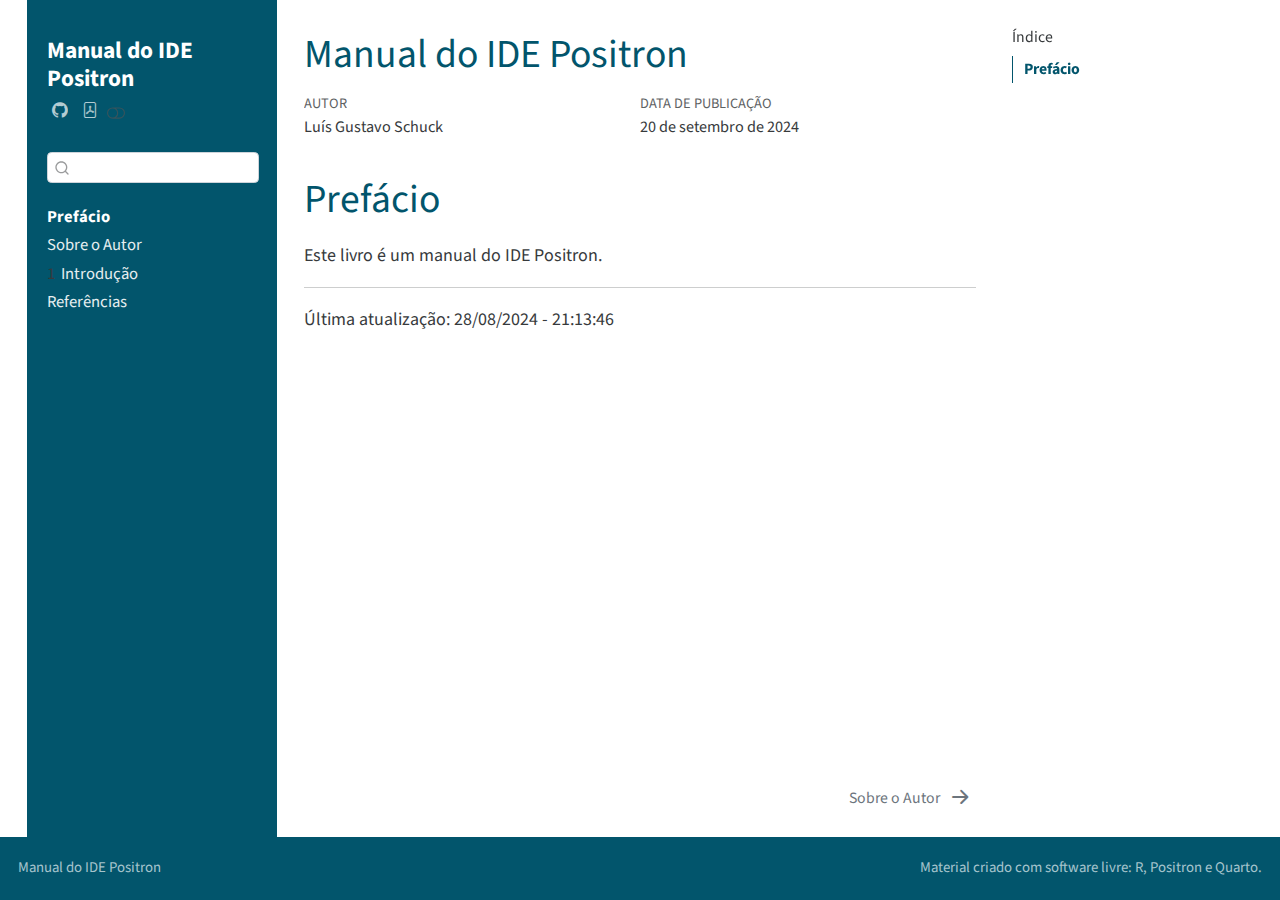
<file: docs/index.html>
<!DOCTYPE html>
<html xmlns="http://www.w3.org/1999/xhtml" lang="pt-br" xml:lang="pt-br"><head>

<meta charset="utf-8">
<meta name="generator" content="quarto-1.2.475">

<meta name="viewport" content="width=device-width, initial-scale=1.0, user-scalable=yes">

<meta name="author" content="Luís Gustavo Schuck">

<title>Manual do IDE Positron</title>
<style>
code{white-space: pre-wrap;}
span.smallcaps{font-variant: small-caps;}
div.columns{display: flex; gap: min(4vw, 1.5em);}
div.column{flex: auto; overflow-x: auto;}
div.hanging-indent{margin-left: 1.5em; text-indent: -1.5em;}
ul.task-list{list-style: none;}
ul.task-list li input[type="checkbox"] {
  width: 0.8em;
  margin: 0 0.8em 0.2em -1.6em;
  vertical-align: middle;
}
</style>


<script src="site_libs/quarto-nav/quarto-nav.js"></script>
<script src="site_libs/quarto-nav/headroom.min.js"></script>
<script src="site_libs/clipboard/clipboard.min.js"></script>
<script src="site_libs/quarto-search/autocomplete.umd.js"></script>
<script src="site_libs/quarto-search/fuse.min.js"></script>
<script src="site_libs/quarto-search/quarto-search.js"></script>
<meta name="quarto:offset" content="./">
<link href="./autor.html" rel="next">
<script src="site_libs/quarto-html/quarto.js"></script>
<script src="site_libs/quarto-html/popper.min.js"></script>
<script src="site_libs/quarto-html/tippy.umd.min.js"></script>
<script src="site_libs/quarto-html/anchor.min.js"></script>
<link href="site_libs/quarto-html/tippy.css" rel="stylesheet">
<link href="site_libs/quarto-html/quarto-syntax-highlighting.css" rel="stylesheet" class="quarto-color-scheme" id="quarto-text-highlighting-styles">
<link href="site_libs/quarto-html/quarto-syntax-highlighting-dark.css" rel="prefetch" class="quarto-color-scheme quarto-color-alternate" id="quarto-text-highlighting-styles">
<script src="site_libs/bootstrap/bootstrap.min.js"></script>
<link href="site_libs/bootstrap/bootstrap-icons.css" rel="stylesheet">
<link href="site_libs/bootstrap/bootstrap.min.css" rel="stylesheet" class="quarto-color-scheme" id="quarto-bootstrap" data-mode="light">
<link href="site_libs/bootstrap/bootstrap-dark.min.css" rel="prefetch" class="quarto-color-scheme quarto-color-alternate" id="quarto-bootstrap" data-mode="dark">
<script id="quarto-search-options" type="application/json">{
  "location": "sidebar",
  "copy-button": false,
  "collapse-after": 3,
  "panel-placement": "start",
  "type": "textbox",
  "limit": 20,
  "language": {
    "search-no-results-text": "Nenhum resultado",
    "search-matching-documents-text": "documentos correspondentes",
    "search-copy-link-title": "Copiar link para a busca",
    "search-hide-matches-text": "Esconder correspondências adicionais",
    "search-more-match-text": "mais correspondência neste documento",
    "search-more-matches-text": "mais correspondências neste documento",
    "search-clear-button-title": "Limpar",
    "search-detached-cancel-button-title": "Cancelar",
    "search-submit-button-title": "Enviar"
  }
}</script>


</head>

<body class="nav-sidebar floating">

<div id="quarto-search-results"></div>
  <header id="quarto-header" class="headroom fixed-top">
  <nav class="quarto-secondary-nav" data-bs-toggle="collapse" data-bs-target="#quarto-sidebar" aria-controls="quarto-sidebar" aria-expanded="false" aria-label="Toggle sidebar navigation" onclick="if (window.quartoToggleHeadroom) { window.quartoToggleHeadroom(); }">
    <div class="container-fluid d-flex justify-content-between">
      <h1 class="quarto-secondary-nav-title">Manual do IDE Positron</h1>
      <button type="button" class="quarto-btn-toggle btn" aria-label="Show secondary navigation">
        <i class="bi bi-chevron-right"></i>
      </button>
    </div>
  </nav>
</header>
<!-- content -->
<div id="quarto-content" class="quarto-container page-columns page-rows-contents page-layout-article">
<!-- sidebar -->
  <nav id="quarto-sidebar" class="sidebar collapse sidebar-navigation floating overflow-auto">
    <div class="pt-lg-2 mt-2 text-left sidebar-header">
    <div class="sidebar-title mb-0 py-0">
      <a href="./">Manual do IDE Positron</a> 
        <div class="sidebar-tools-main tools-wide">
    <a href="https://github.com/lgschuck/positron_manual" title="Source Code" class="sidebar-tool px-1"><i class="bi bi-github"></i></a>
    <a href="./Manual-do-IDE-Positron.pdf" title="Download PDF" class="sidebar-tool px-1"><i class="bi bi-file-pdf"></i></a>
  <a href="" class="quarto-color-scheme-toggle sidebar-tool" onclick="window.quartoToggleColorScheme(); return false;" title="Toggle dark mode"><i class="bi"></i></a>
</div>
    </div>
      </div>
      <div class="mt-2 flex-shrink-0 align-items-center">
        <div class="sidebar-search">
        <div id="quarto-search" class="" title="Search"></div>
        </div>
      </div>
    <div class="sidebar-menu-container"> 
    <ul class="list-unstyled mt-1">
        <li class="sidebar-item">
  <div class="sidebar-item-container"> 
  <a href="./index.html" class="sidebar-item-text sidebar-link active">Prefácio</a>
  </div>
</li>
        <li class="sidebar-item">
  <div class="sidebar-item-container"> 
  <a href="./autor.html" class="sidebar-item-text sidebar-link">Sobre o Autor</a>
  </div>
</li>
        <li class="sidebar-item">
  <div class="sidebar-item-container"> 
  <a href="./intro.html" class="sidebar-item-text sidebar-link"><span class="chapter-number">1</span>&nbsp; <span class="chapter-title">Introdução</span></a>
  </div>
</li>
        <li class="sidebar-item">
  <div class="sidebar-item-container"> 
  <a href="./references.html" class="sidebar-item-text sidebar-link">Referências</a>
  </div>
</li>
    </ul>
    </div>
</nav>
<!-- margin-sidebar -->
    <div id="quarto-margin-sidebar" class="sidebar margin-sidebar">
        <nav id="TOC" role="doc-toc" class="toc-active">
    <h2 id="toc-title">Índice</h2>
   
  <ul>
  <li><a href="#prefácio" id="toc-prefácio" class="nav-link active" data-scroll-target="#prefácio">Prefácio</a></li>
  </ul>
</nav>
    </div>
<!-- main -->
<main class="content" id="quarto-document-content">

<header id="title-block-header" class="quarto-title-block default">
<div class="quarto-title">
<h1 class="title d-none d-lg-block">Manual do IDE Positron</h1>
</div>



<div class="quarto-title-meta">

    <div>
    <div class="quarto-title-meta-heading">Autor</div>
    <div class="quarto-title-meta-contents">
             <p>Luís Gustavo Schuck </p>
          </div>
  </div>
    
    <div>
    <div class="quarto-title-meta-heading">Data de Publicação</div>
    <div class="quarto-title-meta-contents">
      <p class="date">20 de setembro de 2024</p>
    </div>
  </div>
  
    
  </div>
  

</header>

<section id="prefácio" class="level1 unnumbered">
<h1 class="unnumbered">Prefácio</h1>
<p>Este livro é um manual do IDE Positron.</p>
<hr>
<p>Última atualização: 28/08/2024 - 21:13:46</p>


</section>

</main> <!-- /main -->
<script id="quarto-html-after-body" type="application/javascript">
window.document.addEventListener("DOMContentLoaded", function (event) {
  const toggleBodyColorMode = (bsSheetEl) => {
    const mode = bsSheetEl.getAttribute("data-mode");
    const bodyEl = window.document.querySelector("body");
    if (mode === "dark") {
      bodyEl.classList.add("quarto-dark");
      bodyEl.classList.remove("quarto-light");
    } else {
      bodyEl.classList.add("quarto-light");
      bodyEl.classList.remove("quarto-dark");
    }
  }
  const toggleBodyColorPrimary = () => {
    const bsSheetEl = window.document.querySelector("link#quarto-bootstrap");
    if (bsSheetEl) {
      toggleBodyColorMode(bsSheetEl);
    }
  }
  toggleBodyColorPrimary();  
  const disableStylesheet = (stylesheets) => {
    for (let i=0; i < stylesheets.length; i++) {
      const stylesheet = stylesheets[i];
      stylesheet.rel = 'prefetch';
    }
  }
  const enableStylesheet = (stylesheets) => {
    for (let i=0; i < stylesheets.length; i++) {
      const stylesheet = stylesheets[i];
      stylesheet.rel = 'stylesheet';
    }
  }
  const manageTransitions = (selector, allowTransitions) => {
    const els = window.document.querySelectorAll(selector);
    for (let i=0; i < els.length; i++) {
      const el = els[i];
      if (allowTransitions) {
        el.classList.remove('notransition');
      } else {
        el.classList.add('notransition');
      }
    }
  }
  const toggleColorMode = (alternate) => {
    // Switch the stylesheets
    const alternateStylesheets = window.document.querySelectorAll('link.quarto-color-scheme.quarto-color-alternate');
    manageTransitions('#quarto-margin-sidebar .nav-link', false);
    if (alternate) {
      enableStylesheet(alternateStylesheets);
      for (const sheetNode of alternateStylesheets) {
        if (sheetNode.id === "quarto-bootstrap") {
          toggleBodyColorMode(sheetNode);
        }
      }
    } else {
      disableStylesheet(alternateStylesheets);
      toggleBodyColorPrimary();
    }
    manageTransitions('#quarto-margin-sidebar .nav-link', true);
    // Switch the toggles
    const toggles = window.document.querySelectorAll('.quarto-color-scheme-toggle');
    for (let i=0; i < toggles.length; i++) {
      const toggle = toggles[i];
      if (toggle) {
        if (alternate) {
          toggle.classList.add("alternate");     
        } else {
          toggle.classList.remove("alternate");
        }
      }
    }
    // Hack to workaround the fact that safari doesn't
    // properly recolor the scrollbar when toggling (#1455)
    if (navigator.userAgent.indexOf('Safari') > 0 && navigator.userAgent.indexOf('Chrome') == -1) {
      manageTransitions("body", false);
      window.scrollTo(0, 1);
      setTimeout(() => {
        window.scrollTo(0, 0);
        manageTransitions("body", true);
      }, 40);  
    }
  }
  const isFileUrl = () => { 
    return window.location.protocol === 'file:';
  }
  const hasAlternateSentinel = () => {  
    let styleSentinel = getColorSchemeSentinel();
    if (styleSentinel !== null) {
      return styleSentinel === "alternate";
    } else {
      return false;
    }
  }
  const setStyleSentinel = (alternate) => {
    const value = alternate ? "alternate" : "default";
    if (!isFileUrl()) {
      window.localStorage.setItem("quarto-color-scheme", value);
    } else {
      localAlternateSentinel = value;
    }
  }
  const getColorSchemeSentinel = () => {
    if (!isFileUrl()) {
      const storageValue = window.localStorage.getItem("quarto-color-scheme");
      return storageValue != null ? storageValue : localAlternateSentinel;
    } else {
      return localAlternateSentinel;
    }
  }
  let localAlternateSentinel = 'default';
  // Dark / light mode switch
  window.quartoToggleColorScheme = () => {
    // Read the current dark / light value 
    let toAlternate = !hasAlternateSentinel();
    toggleColorMode(toAlternate);
    setStyleSentinel(toAlternate);
  };
  // Ensure there is a toggle, if there isn't float one in the top right
  if (window.document.querySelector('.quarto-color-scheme-toggle') === null) {
    const a = window.document.createElement('a');
    a.classList.add('top-right');
    a.classList.add('quarto-color-scheme-toggle');
    a.href = "";
    a.onclick = function() { try { window.quartoToggleColorScheme(); } catch {} return false; };
    const i = window.document.createElement("i");
    i.classList.add('bi');
    a.appendChild(i);
    window.document.body.appendChild(a);
  }
  // Switch to dark mode if need be
  if (hasAlternateSentinel()) {
    toggleColorMode(true);
  } else {
    toggleColorMode(false);
  }
  const icon = "";
  const anchorJS = new window.AnchorJS();
  anchorJS.options = {
    placement: 'right',
    icon: icon
  };
  anchorJS.add('.anchored');
  const clipboard = new window.ClipboardJS('.code-copy-button', {
    target: function(trigger) {
      return trigger.previousElementSibling;
    }
  });
  clipboard.on('success', function(e) {
    // button target
    const button = e.trigger;
    // don't keep focus
    button.blur();
    // flash "checked"
    button.classList.add('code-copy-button-checked');
    var currentTitle = button.getAttribute("title");
    button.setAttribute("title", "Copiada");
    let tooltip;
    if (window.bootstrap) {
      button.setAttribute("data-bs-toggle", "tooltip");
      button.setAttribute("data-bs-placement", "left");
      button.setAttribute("data-bs-title", "Copiada");
      tooltip = new bootstrap.Tooltip(button, 
        { trigger: "manual", 
          customClass: "code-copy-button-tooltip",
          offset: [0, -8]});
      tooltip.show();    
    }
    setTimeout(function() {
      if (tooltip) {
        tooltip.hide();
        button.removeAttribute("data-bs-title");
        button.removeAttribute("data-bs-toggle");
        button.removeAttribute("data-bs-placement");
      }
      button.setAttribute("title", currentTitle);
      button.classList.remove('code-copy-button-checked');
    }, 1000);
    // clear code selection
    e.clearSelection();
  });
  function tippyHover(el, contentFn) {
    const config = {
      allowHTML: true,
      content: contentFn,
      maxWidth: 500,
      delay: 100,
      arrow: false,
      appendTo: function(el) {
          return el.parentElement;
      },
      interactive: true,
      interactiveBorder: 10,
      theme: 'quarto',
      placement: 'bottom-start'
    };
    window.tippy(el, config); 
  }
  const noterefs = window.document.querySelectorAll('a[role="doc-noteref"]');
  for (var i=0; i<noterefs.length; i++) {
    const ref = noterefs[i];
    tippyHover(ref, function() {
      // use id or data attribute instead here
      let href = ref.getAttribute('data-footnote-href') || ref.getAttribute('href');
      try { href = new URL(href).hash; } catch {}
      const id = href.replace(/^#\/?/, "");
      const note = window.document.getElementById(id);
      return note.innerHTML;
    });
  }
  const findCites = (el) => {
    const parentEl = el.parentElement;
    if (parentEl) {
      const cites = parentEl.dataset.cites;
      if (cites) {
        return {
          el,
          cites: cites.split(' ')
        };
      } else {
        return findCites(el.parentElement)
      }
    } else {
      return undefined;
    }
  };
  var bibliorefs = window.document.querySelectorAll('a[role="doc-biblioref"]');
  for (var i=0; i<bibliorefs.length; i++) {
    const ref = bibliorefs[i];
    const citeInfo = findCites(ref);
    if (citeInfo) {
      tippyHover(citeInfo.el, function() {
        var popup = window.document.createElement('div');
        citeInfo.cites.forEach(function(cite) {
          var citeDiv = window.document.createElement('div');
          citeDiv.classList.add('hanging-indent');
          citeDiv.classList.add('csl-entry');
          var biblioDiv = window.document.getElementById('ref-' + cite);
          if (biblioDiv) {
            citeDiv.innerHTML = biblioDiv.innerHTML;
          }
          popup.appendChild(citeDiv);
        });
        return popup.innerHTML;
      });
    }
  }
});
</script>
<nav class="page-navigation">
  <div class="nav-page nav-page-previous">
  </div>
  <div class="nav-page nav-page-next">
      <a href="./autor.html" class="pagination-link">
        <span class="nav-page-text">Sobre o Autor</span> <i class="bi bi-arrow-right-short"></i>
      </a>
  </div>
</nav>
</div> <!-- /content -->
<footer class="footer">
  <div class="nav-footer">
    <div class="nav-footer-left">Manual do IDE Positron</div>   
    <div class="nav-footer-right">Material criado com software livre: R, Positron e Quarto.</div>
  </div>
</footer>



</body></html>
</file>
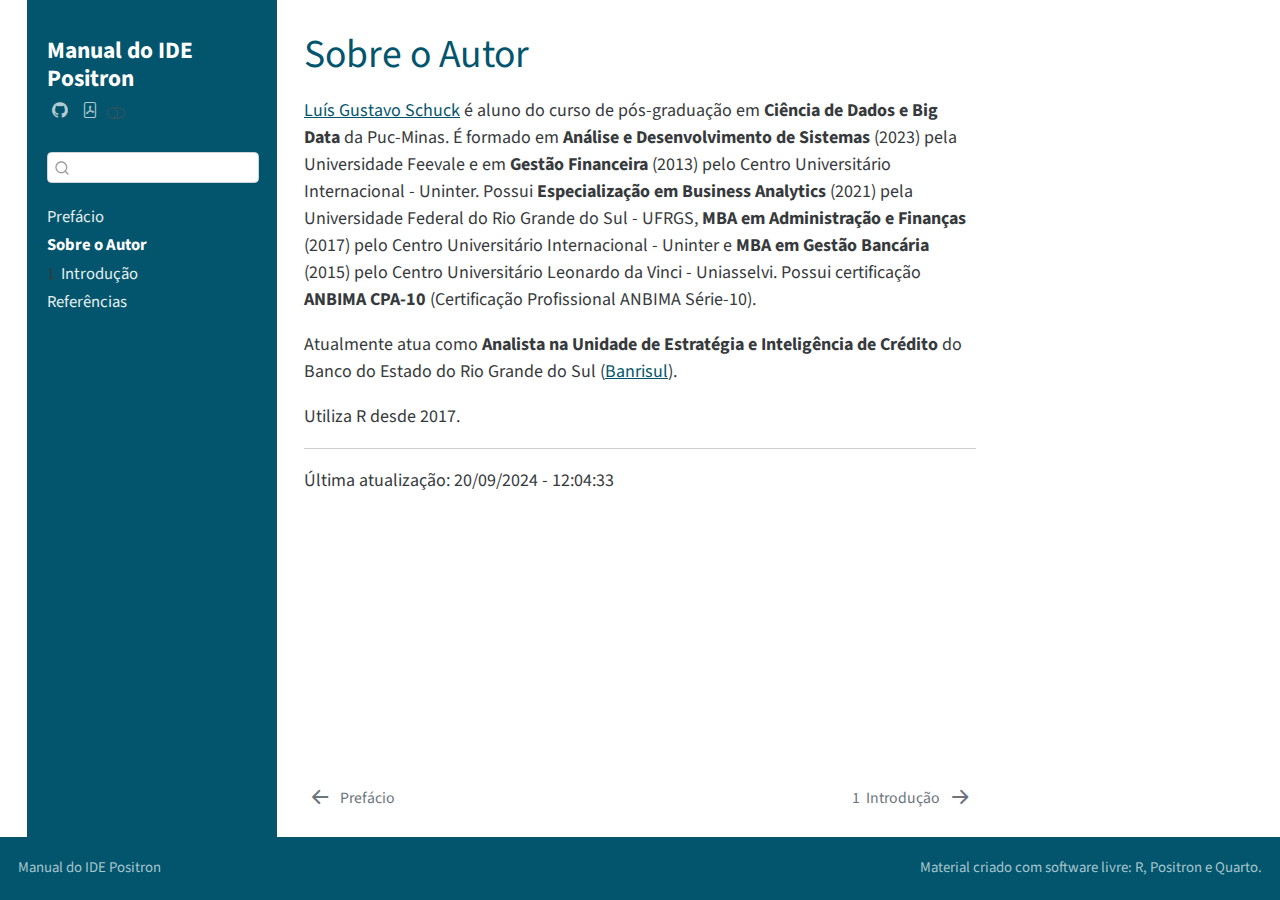
<file: docs/autor.html>
<!DOCTYPE html>
<html xmlns="http://www.w3.org/1999/xhtml" lang="pt-br" xml:lang="pt-br"><head>

<meta charset="utf-8">
<meta name="generator" content="quarto-1.2.475">

<meta name="viewport" content="width=device-width, initial-scale=1.0, user-scalable=yes">


<title>Manual do IDE Positron - Sobre o Autor</title>
<style>
code{white-space: pre-wrap;}
span.smallcaps{font-variant: small-caps;}
div.columns{display: flex; gap: min(4vw, 1.5em);}
div.column{flex: auto; overflow-x: auto;}
div.hanging-indent{margin-left: 1.5em; text-indent: -1.5em;}
ul.task-list{list-style: none;}
ul.task-list li input[type="checkbox"] {
  width: 0.8em;
  margin: 0 0.8em 0.2em -1.6em;
  vertical-align: middle;
}
</style>


<script src="site_libs/quarto-nav/quarto-nav.js"></script>
<script src="site_libs/quarto-nav/headroom.min.js"></script>
<script src="site_libs/clipboard/clipboard.min.js"></script>
<script src="site_libs/quarto-search/autocomplete.umd.js"></script>
<script src="site_libs/quarto-search/fuse.min.js"></script>
<script src="site_libs/quarto-search/quarto-search.js"></script>
<meta name="quarto:offset" content="./">
<link href="./intro.html" rel="next">
<link href="./index.html" rel="prev">
<script src="site_libs/quarto-html/quarto.js"></script>
<script src="site_libs/quarto-html/popper.min.js"></script>
<script src="site_libs/quarto-html/tippy.umd.min.js"></script>
<script src="site_libs/quarto-html/anchor.min.js"></script>
<link href="site_libs/quarto-html/tippy.css" rel="stylesheet">
<link href="site_libs/quarto-html/quarto-syntax-highlighting.css" rel="stylesheet" class="quarto-color-scheme" id="quarto-text-highlighting-styles">
<link href="site_libs/quarto-html/quarto-syntax-highlighting-dark.css" rel="prefetch" class="quarto-color-scheme quarto-color-alternate" id="quarto-text-highlighting-styles">
<script src="site_libs/bootstrap/bootstrap.min.js"></script>
<link href="site_libs/bootstrap/bootstrap-icons.css" rel="stylesheet">
<link href="site_libs/bootstrap/bootstrap.min.css" rel="stylesheet" class="quarto-color-scheme" id="quarto-bootstrap" data-mode="light">
<link href="site_libs/bootstrap/bootstrap-dark.min.css" rel="prefetch" class="quarto-color-scheme quarto-color-alternate" id="quarto-bootstrap" data-mode="dark">
<script id="quarto-search-options" type="application/json">{
  "location": "sidebar",
  "copy-button": false,
  "collapse-after": 3,
  "panel-placement": "start",
  "type": "textbox",
  "limit": 20,
  "language": {
    "search-no-results-text": "Nenhum resultado",
    "search-matching-documents-text": "documentos correspondentes",
    "search-copy-link-title": "Copiar link para a busca",
    "search-hide-matches-text": "Esconder correspondências adicionais",
    "search-more-match-text": "mais correspondência neste documento",
    "search-more-matches-text": "mais correspondências neste documento",
    "search-clear-button-title": "Limpar",
    "search-detached-cancel-button-title": "Cancelar",
    "search-submit-button-title": "Enviar"
  }
}</script>


</head>

<body class="nav-sidebar floating">

<div id="quarto-search-results"></div>
  <header id="quarto-header" class="headroom fixed-top">
  <nav class="quarto-secondary-nav" data-bs-toggle="collapse" data-bs-target="#quarto-sidebar" aria-controls="quarto-sidebar" aria-expanded="false" aria-label="Toggle sidebar navigation" onclick="if (window.quartoToggleHeadroom) { window.quartoToggleHeadroom(); }">
    <div class="container-fluid d-flex justify-content-between">
      <h1 class="quarto-secondary-nav-title">Sobre o Autor</h1>
      <button type="button" class="quarto-btn-toggle btn" aria-label="Show secondary navigation">
        <i class="bi bi-chevron-right"></i>
      </button>
    </div>
  </nav>
</header>
<!-- content -->
<div id="quarto-content" class="quarto-container page-columns page-rows-contents page-layout-article">
<!-- sidebar -->
  <nav id="quarto-sidebar" class="sidebar collapse sidebar-navigation floating overflow-auto">
    <div class="pt-lg-2 mt-2 text-left sidebar-header">
    <div class="sidebar-title mb-0 py-0">
      <a href="./">Manual do IDE Positron</a> 
        <div class="sidebar-tools-main tools-wide">
    <a href="https://github.com/lgschuck/positron_manual" title="Source Code" class="sidebar-tool px-1"><i class="bi bi-github"></i></a>
    <a href="./Manual-do-IDE-Positron.pdf" title="Download PDF" class="sidebar-tool px-1"><i class="bi bi-file-pdf"></i></a>
  <a href="" class="quarto-color-scheme-toggle sidebar-tool" onclick="window.quartoToggleColorScheme(); return false;" title="Toggle dark mode"><i class="bi"></i></a>
</div>
    </div>
      </div>
      <div class="mt-2 flex-shrink-0 align-items-center">
        <div class="sidebar-search">
        <div id="quarto-search" class="" title="Search"></div>
        </div>
      </div>
    <div class="sidebar-menu-container"> 
    <ul class="list-unstyled mt-1">
        <li class="sidebar-item">
  <div class="sidebar-item-container"> 
  <a href="./index.html" class="sidebar-item-text sidebar-link">Prefácio</a>
  </div>
</li>
        <li class="sidebar-item">
  <div class="sidebar-item-container"> 
  <a href="./autor.html" class="sidebar-item-text sidebar-link active">Sobre o Autor</a>
  </div>
</li>
        <li class="sidebar-item">
  <div class="sidebar-item-container"> 
  <a href="./intro.html" class="sidebar-item-text sidebar-link"><span class="chapter-number">1</span>&nbsp; <span class="chapter-title">Introdução</span></a>
  </div>
</li>
        <li class="sidebar-item">
  <div class="sidebar-item-container"> 
  <a href="./references.html" class="sidebar-item-text sidebar-link">Referências</a>
  </div>
</li>
    </ul>
    </div>
</nav>
<!-- margin-sidebar -->
    <div id="quarto-margin-sidebar" class="sidebar margin-sidebar">
        
    </div>
<!-- main -->
<main class="content" id="quarto-document-content">

<header id="title-block-header" class="quarto-title-block default">
<div class="quarto-title">
<h1 class="title d-none d-lg-block">Sobre o Autor</h1>
</div>



<div class="quarto-title-meta">

    
  
    
  </div>
  

</header>

<p><a href="http://lattes.cnpq.br/0794590310791580" title="Lattes">Luís Gustavo Schuck</a> é aluno do curso de pós-graduação em <strong>Ciência de Dados e Big Data</strong> da Puc-Minas. É formado em <strong>Análise e Desenvolvimento de Sistemas</strong> (2023) pela Universidade Feevale e em <strong>Gestão Financeira</strong> (2013) pelo Centro Universitário Internacional - Uninter. Possui <strong>Especialização em Business Analytics</strong> (2021) pela Universidade Federal do Rio Grande do Sul - UFRGS, <strong>MBA</strong> <strong>em Administração e Finanças</strong> (2017) pelo Centro Universitário Internacional - Uninter e <strong>MBA em Gestão Bancária</strong> (2015) pelo Centro Universitário Leonardo da Vinci - Uniasselvi. Possui certificação <strong>ANBIMA CPA-10</strong> (Certificação Profissional ANBIMA Série-10).</p>
<p>Atualmente atua como <strong>Analista na Unidade de Estratégia e Inteligência de Crédito</strong> do Banco do Estado do Rio Grande do Sul (<a href="https://ri.banrisul.com.br/quem-somos/">Banrisul</a>).</p>
<p>Utiliza R desde 2017.</p>
<hr>
<p>Última atualização: 20/09/2024 - 12:04:33</p>



</main> <!-- /main -->
<script id="quarto-html-after-body" type="application/javascript">
window.document.addEventListener("DOMContentLoaded", function (event) {
  const toggleBodyColorMode = (bsSheetEl) => {
    const mode = bsSheetEl.getAttribute("data-mode");
    const bodyEl = window.document.querySelector("body");
    if (mode === "dark") {
      bodyEl.classList.add("quarto-dark");
      bodyEl.classList.remove("quarto-light");
    } else {
      bodyEl.classList.add("quarto-light");
      bodyEl.classList.remove("quarto-dark");
    }
  }
  const toggleBodyColorPrimary = () => {
    const bsSheetEl = window.document.querySelector("link#quarto-bootstrap");
    if (bsSheetEl) {
      toggleBodyColorMode(bsSheetEl);
    }
  }
  toggleBodyColorPrimary();  
  const disableStylesheet = (stylesheets) => {
    for (let i=0; i < stylesheets.length; i++) {
      const stylesheet = stylesheets[i];
      stylesheet.rel = 'prefetch';
    }
  }
  const enableStylesheet = (stylesheets) => {
    for (let i=0; i < stylesheets.length; i++) {
      const stylesheet = stylesheets[i];
      stylesheet.rel = 'stylesheet';
    }
  }
  const manageTransitions = (selector, allowTransitions) => {
    const els = window.document.querySelectorAll(selector);
    for (let i=0; i < els.length; i++) {
      const el = els[i];
      if (allowTransitions) {
        el.classList.remove('notransition');
      } else {
        el.classList.add('notransition');
      }
    }
  }
  const toggleColorMode = (alternate) => {
    // Switch the stylesheets
    const alternateStylesheets = window.document.querySelectorAll('link.quarto-color-scheme.quarto-color-alternate');
    manageTransitions('#quarto-margin-sidebar .nav-link', false);
    if (alternate) {
      enableStylesheet(alternateStylesheets);
      for (const sheetNode of alternateStylesheets) {
        if (sheetNode.id === "quarto-bootstrap") {
          toggleBodyColorMode(sheetNode);
        }
      }
    } else {
      disableStylesheet(alternateStylesheets);
      toggleBodyColorPrimary();
    }
    manageTransitions('#quarto-margin-sidebar .nav-link', true);
    // Switch the toggles
    const toggles = window.document.querySelectorAll('.quarto-color-scheme-toggle');
    for (let i=0; i < toggles.length; i++) {
      const toggle = toggles[i];
      if (toggle) {
        if (alternate) {
          toggle.classList.add("alternate");     
        } else {
          toggle.classList.remove("alternate");
        }
      }
    }
    // Hack to workaround the fact that safari doesn't
    // properly recolor the scrollbar when toggling (#1455)
    if (navigator.userAgent.indexOf('Safari') > 0 && navigator.userAgent.indexOf('Chrome') == -1) {
      manageTransitions("body", false);
      window.scrollTo(0, 1);
      setTimeout(() => {
        window.scrollTo(0, 0);
        manageTransitions("body", true);
      }, 40);  
    }
  }
  const isFileUrl = () => { 
    return window.location.protocol === 'file:';
  }
  const hasAlternateSentinel = () => {  
    let styleSentinel = getColorSchemeSentinel();
    if (styleSentinel !== null) {
      return styleSentinel === "alternate";
    } else {
      return false;
    }
  }
  const setStyleSentinel = (alternate) => {
    const value = alternate ? "alternate" : "default";
    if (!isFileUrl()) {
      window.localStorage.setItem("quarto-color-scheme", value);
    } else {
      localAlternateSentinel = value;
    }
  }
  const getColorSchemeSentinel = () => {
    if (!isFileUrl()) {
      const storageValue = window.localStorage.getItem("quarto-color-scheme");
      return storageValue != null ? storageValue : localAlternateSentinel;
    } else {
      return localAlternateSentinel;
    }
  }
  let localAlternateSentinel = 'default';
  // Dark / light mode switch
  window.quartoToggleColorScheme = () => {
    // Read the current dark / light value 
    let toAlternate = !hasAlternateSentinel();
    toggleColorMode(toAlternate);
    setStyleSentinel(toAlternate);
  };
  // Ensure there is a toggle, if there isn't float one in the top right
  if (window.document.querySelector('.quarto-color-scheme-toggle') === null) {
    const a = window.document.createElement('a');
    a.classList.add('top-right');
    a.classList.add('quarto-color-scheme-toggle');
    a.href = "";
    a.onclick = function() { try { window.quartoToggleColorScheme(); } catch {} return false; };
    const i = window.document.createElement("i");
    i.classList.add('bi');
    a.appendChild(i);
    window.document.body.appendChild(a);
  }
  // Switch to dark mode if need be
  if (hasAlternateSentinel()) {
    toggleColorMode(true);
  } else {
    toggleColorMode(false);
  }
  const icon = "";
  const anchorJS = new window.AnchorJS();
  anchorJS.options = {
    placement: 'right',
    icon: icon
  };
  anchorJS.add('.anchored');
  const clipboard = new window.ClipboardJS('.code-copy-button', {
    target: function(trigger) {
      return trigger.previousElementSibling;
    }
  });
  clipboard.on('success', function(e) {
    // button target
    const button = e.trigger;
    // don't keep focus
    button.blur();
    // flash "checked"
    button.classList.add('code-copy-button-checked');
    var currentTitle = button.getAttribute("title");
    button.setAttribute("title", "Copiada");
    let tooltip;
    if (window.bootstrap) {
      button.setAttribute("data-bs-toggle", "tooltip");
      button.setAttribute("data-bs-placement", "left");
      button.setAttribute("data-bs-title", "Copiada");
      tooltip = new bootstrap.Tooltip(button, 
        { trigger: "manual", 
          customClass: "code-copy-button-tooltip",
          offset: [0, -8]});
      tooltip.show();    
    }
    setTimeout(function() {
      if (tooltip) {
        tooltip.hide();
        button.removeAttribute("data-bs-title");
        button.removeAttribute("data-bs-toggle");
        button.removeAttribute("data-bs-placement");
      }
      button.setAttribute("title", currentTitle);
      button.classList.remove('code-copy-button-checked');
    }, 1000);
    // clear code selection
    e.clearSelection();
  });
  function tippyHover(el, contentFn) {
    const config = {
      allowHTML: true,
      content: contentFn,
      maxWidth: 500,
      delay: 100,
      arrow: false,
      appendTo: function(el) {
          return el.parentElement;
      },
      interactive: true,
      interactiveBorder: 10,
      theme: 'quarto',
      placement: 'bottom-start'
    };
    window.tippy(el, config); 
  }
  const noterefs = window.document.querySelectorAll('a[role="doc-noteref"]');
  for (var i=0; i<noterefs.length; i++) {
    const ref = noterefs[i];
    tippyHover(ref, function() {
      // use id or data attribute instead here
      let href = ref.getAttribute('data-footnote-href') || ref.getAttribute('href');
      try { href = new URL(href).hash; } catch {}
      const id = href.replace(/^#\/?/, "");
      const note = window.document.getElementById(id);
      return note.innerHTML;
    });
  }
  const findCites = (el) => {
    const parentEl = el.parentElement;
    if (parentEl) {
      const cites = parentEl.dataset.cites;
      if (cites) {
        return {
          el,
          cites: cites.split(' ')
        };
      } else {
        return findCites(el.parentElement)
      }
    } else {
      return undefined;
    }
  };
  var bibliorefs = window.document.querySelectorAll('a[role="doc-biblioref"]');
  for (var i=0; i<bibliorefs.length; i++) {
    const ref = bibliorefs[i];
    const citeInfo = findCites(ref);
    if (citeInfo) {
      tippyHover(citeInfo.el, function() {
        var popup = window.document.createElement('div');
        citeInfo.cites.forEach(function(cite) {
          var citeDiv = window.document.createElement('div');
          citeDiv.classList.add('hanging-indent');
          citeDiv.classList.add('csl-entry');
          var biblioDiv = window.document.getElementById('ref-' + cite);
          if (biblioDiv) {
            citeDiv.innerHTML = biblioDiv.innerHTML;
          }
          popup.appendChild(citeDiv);
        });
        return popup.innerHTML;
      });
    }
  }
});
</script>
<nav class="page-navigation">
  <div class="nav-page nav-page-previous">
      <a href="./index.html" class="pagination-link">
        <i class="bi bi-arrow-left-short"></i> <span class="nav-page-text">Prefácio</span>
      </a>          
  </div>
  <div class="nav-page nav-page-next">
      <a href="./intro.html" class="pagination-link">
        <span class="nav-page-text"><span class="chapter-number">1</span>&nbsp; <span class="chapter-title">Introdução</span></span> <i class="bi bi-arrow-right-short"></i>
      </a>
  </div>
</nav>
</div> <!-- /content -->
<footer class="footer">
  <div class="nav-footer">
    <div class="nav-footer-left">Manual do IDE Positron</div>   
    <div class="nav-footer-right">Material criado com software livre: R, Positron e Quarto.</div>
  </div>
</footer>



</body></html>
</file>
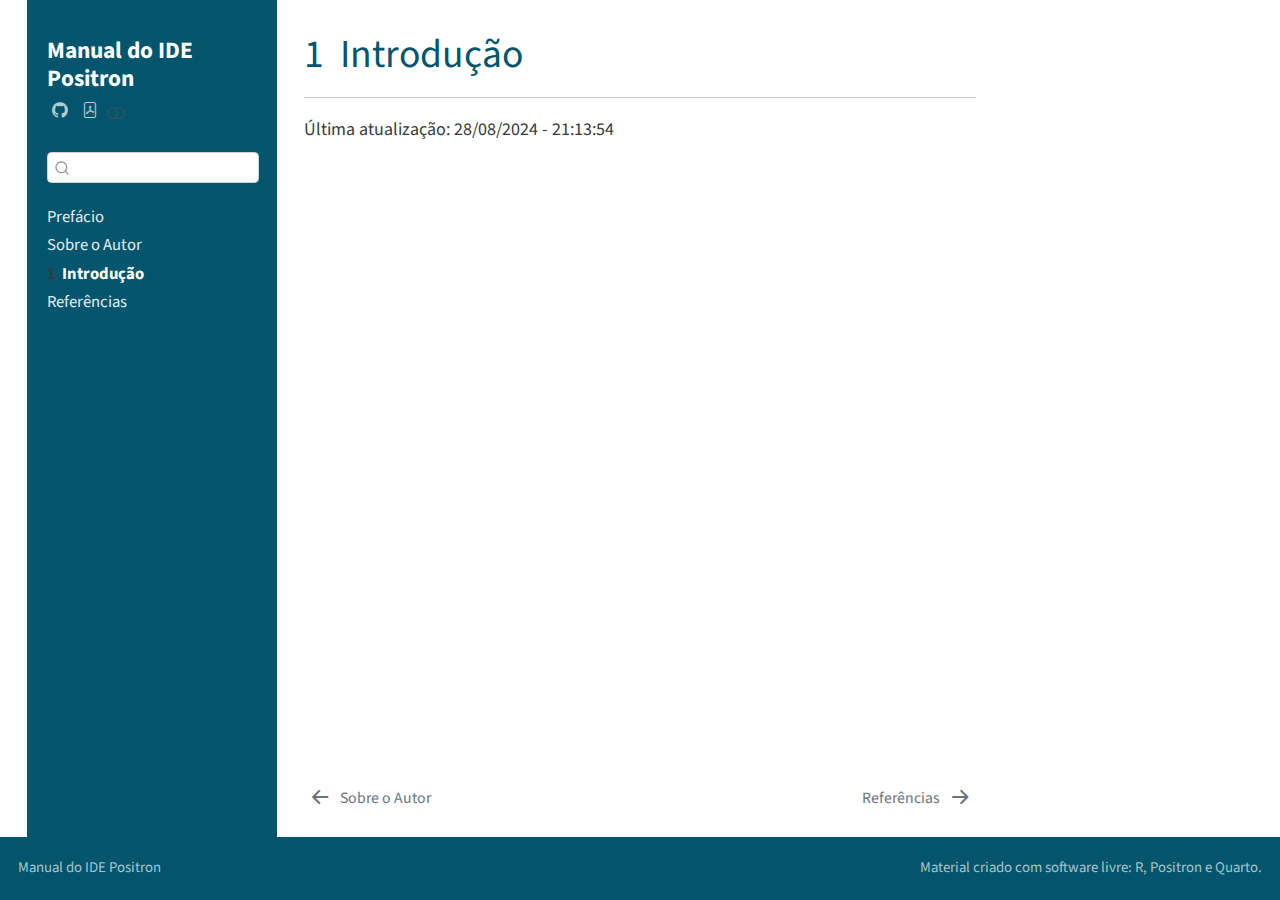
<file: docs/intro.html>
<!DOCTYPE html>
<html xmlns="http://www.w3.org/1999/xhtml" lang="pt-br" xml:lang="pt-br"><head>

<meta charset="utf-8">
<meta name="generator" content="quarto-1.2.475">

<meta name="viewport" content="width=device-width, initial-scale=1.0, user-scalable=yes">


<title>Manual do IDE Positron - 1&nbsp; Introdução</title>
<style>
code{white-space: pre-wrap;}
span.smallcaps{font-variant: small-caps;}
div.columns{display: flex; gap: min(4vw, 1.5em);}
div.column{flex: auto; overflow-x: auto;}
div.hanging-indent{margin-left: 1.5em; text-indent: -1.5em;}
ul.task-list{list-style: none;}
ul.task-list li input[type="checkbox"] {
  width: 0.8em;
  margin: 0 0.8em 0.2em -1.6em;
  vertical-align: middle;
}
</style>


<script src="site_libs/quarto-nav/quarto-nav.js"></script>
<script src="site_libs/quarto-nav/headroom.min.js"></script>
<script src="site_libs/clipboard/clipboard.min.js"></script>
<script src="site_libs/quarto-search/autocomplete.umd.js"></script>
<script src="site_libs/quarto-search/fuse.min.js"></script>
<script src="site_libs/quarto-search/quarto-search.js"></script>
<meta name="quarto:offset" content="./">
<link href="./references.html" rel="next">
<link href="./autor.html" rel="prev">
<script src="site_libs/quarto-html/quarto.js"></script>
<script src="site_libs/quarto-html/popper.min.js"></script>
<script src="site_libs/quarto-html/tippy.umd.min.js"></script>
<script src="site_libs/quarto-html/anchor.min.js"></script>
<link href="site_libs/quarto-html/tippy.css" rel="stylesheet">
<link href="site_libs/quarto-html/quarto-syntax-highlighting.css" rel="stylesheet" class="quarto-color-scheme" id="quarto-text-highlighting-styles">
<link href="site_libs/quarto-html/quarto-syntax-highlighting-dark.css" rel="prefetch" class="quarto-color-scheme quarto-color-alternate" id="quarto-text-highlighting-styles">
<script src="site_libs/bootstrap/bootstrap.min.js"></script>
<link href="site_libs/bootstrap/bootstrap-icons.css" rel="stylesheet">
<link href="site_libs/bootstrap/bootstrap.min.css" rel="stylesheet" class="quarto-color-scheme" id="quarto-bootstrap" data-mode="light">
<link href="site_libs/bootstrap/bootstrap-dark.min.css" rel="prefetch" class="quarto-color-scheme quarto-color-alternate" id="quarto-bootstrap" data-mode="dark">
<script id="quarto-search-options" type="application/json">{
  "location": "sidebar",
  "copy-button": false,
  "collapse-after": 3,
  "panel-placement": "start",
  "type": "textbox",
  "limit": 20,
  "language": {
    "search-no-results-text": "Nenhum resultado",
    "search-matching-documents-text": "documentos correspondentes",
    "search-copy-link-title": "Copiar link para a busca",
    "search-hide-matches-text": "Esconder correspondências adicionais",
    "search-more-match-text": "mais correspondência neste documento",
    "search-more-matches-text": "mais correspondências neste documento",
    "search-clear-button-title": "Limpar",
    "search-detached-cancel-button-title": "Cancelar",
    "search-submit-button-title": "Enviar"
  }
}</script>


</head>

<body class="nav-sidebar floating">

<div id="quarto-search-results"></div>
  <header id="quarto-header" class="headroom fixed-top">
  <nav class="quarto-secondary-nav" data-bs-toggle="collapse" data-bs-target="#quarto-sidebar" aria-controls="quarto-sidebar" aria-expanded="false" aria-label="Toggle sidebar navigation" onclick="if (window.quartoToggleHeadroom) { window.quartoToggleHeadroom(); }">
    <div class="container-fluid d-flex justify-content-between">
      <h1 class="quarto-secondary-nav-title"><span class="chapter-number">1</span>&nbsp; <span class="chapter-title">Introdução</span></h1>
      <button type="button" class="quarto-btn-toggle btn" aria-label="Show secondary navigation">
        <i class="bi bi-chevron-right"></i>
      </button>
    </div>
  </nav>
</header>
<!-- content -->
<div id="quarto-content" class="quarto-container page-columns page-rows-contents page-layout-article">
<!-- sidebar -->
  <nav id="quarto-sidebar" class="sidebar collapse sidebar-navigation floating overflow-auto">
    <div class="pt-lg-2 mt-2 text-left sidebar-header">
    <div class="sidebar-title mb-0 py-0">
      <a href="./">Manual do IDE Positron</a> 
        <div class="sidebar-tools-main tools-wide">
    <a href="https://github.com/lgschuck/positron_manual" title="Source Code" class="sidebar-tool px-1"><i class="bi bi-github"></i></a>
    <a href="./Manual-do-IDE-Positron.pdf" title="Download PDF" class="sidebar-tool px-1"><i class="bi bi-file-pdf"></i></a>
  <a href="" class="quarto-color-scheme-toggle sidebar-tool" onclick="window.quartoToggleColorScheme(); return false;" title="Toggle dark mode"><i class="bi"></i></a>
</div>
    </div>
      </div>
      <div class="mt-2 flex-shrink-0 align-items-center">
        <div class="sidebar-search">
        <div id="quarto-search" class="" title="Search"></div>
        </div>
      </div>
    <div class="sidebar-menu-container"> 
    <ul class="list-unstyled mt-1">
        <li class="sidebar-item">
  <div class="sidebar-item-container"> 
  <a href="./index.html" class="sidebar-item-text sidebar-link">Prefácio</a>
  </div>
</li>
        <li class="sidebar-item">
  <div class="sidebar-item-container"> 
  <a href="./autor.html" class="sidebar-item-text sidebar-link">Sobre o Autor</a>
  </div>
</li>
        <li class="sidebar-item">
  <div class="sidebar-item-container"> 
  <a href="./intro.html" class="sidebar-item-text sidebar-link active"><span class="chapter-number">1</span>&nbsp; <span class="chapter-title">Introdução</span></a>
  </div>
</li>
        <li class="sidebar-item">
  <div class="sidebar-item-container"> 
  <a href="./references.html" class="sidebar-item-text sidebar-link">Referências</a>
  </div>
</li>
    </ul>
    </div>
</nav>
<!-- margin-sidebar -->
    <div id="quarto-margin-sidebar" class="sidebar margin-sidebar">
        
    </div>
<!-- main -->
<main class="content" id="quarto-document-content">

<header id="title-block-header" class="quarto-title-block default">
<div class="quarto-title">
<h1 class="title d-none d-lg-block"><span class="chapter-number">1</span>&nbsp; <span class="chapter-title">Introdução</span></h1>
</div>



<div class="quarto-title-meta">

    
  
    
  </div>
  

</header>

<hr>
<p>Última atualização: 28/08/2024 - 21:13:54</p>



</main> <!-- /main -->
<script id="quarto-html-after-body" type="application/javascript">
window.document.addEventListener("DOMContentLoaded", function (event) {
  const toggleBodyColorMode = (bsSheetEl) => {
    const mode = bsSheetEl.getAttribute("data-mode");
    const bodyEl = window.document.querySelector("body");
    if (mode === "dark") {
      bodyEl.classList.add("quarto-dark");
      bodyEl.classList.remove("quarto-light");
    } else {
      bodyEl.classList.add("quarto-light");
      bodyEl.classList.remove("quarto-dark");
    }
  }
  const toggleBodyColorPrimary = () => {
    const bsSheetEl = window.document.querySelector("link#quarto-bootstrap");
    if (bsSheetEl) {
      toggleBodyColorMode(bsSheetEl);
    }
  }
  toggleBodyColorPrimary();  
  const disableStylesheet = (stylesheets) => {
    for (let i=0; i < stylesheets.length; i++) {
      const stylesheet = stylesheets[i];
      stylesheet.rel = 'prefetch';
    }
  }
  const enableStylesheet = (stylesheets) => {
    for (let i=0; i < stylesheets.length; i++) {
      const stylesheet = stylesheets[i];
      stylesheet.rel = 'stylesheet';
    }
  }
  const manageTransitions = (selector, allowTransitions) => {
    const els = window.document.querySelectorAll(selector);
    for (let i=0; i < els.length; i++) {
      const el = els[i];
      if (allowTransitions) {
        el.classList.remove('notransition');
      } else {
        el.classList.add('notransition');
      }
    }
  }
  const toggleColorMode = (alternate) => {
    // Switch the stylesheets
    const alternateStylesheets = window.document.querySelectorAll('link.quarto-color-scheme.quarto-color-alternate');
    manageTransitions('#quarto-margin-sidebar .nav-link', false);
    if (alternate) {
      enableStylesheet(alternateStylesheets);
      for (const sheetNode of alternateStylesheets) {
        if (sheetNode.id === "quarto-bootstrap") {
          toggleBodyColorMode(sheetNode);
        }
      }
    } else {
      disableStylesheet(alternateStylesheets);
      toggleBodyColorPrimary();
    }
    manageTransitions('#quarto-margin-sidebar .nav-link', true);
    // Switch the toggles
    const toggles = window.document.querySelectorAll('.quarto-color-scheme-toggle');
    for (let i=0; i < toggles.length; i++) {
      const toggle = toggles[i];
      if (toggle) {
        if (alternate) {
          toggle.classList.add("alternate");     
        } else {
          toggle.classList.remove("alternate");
        }
      }
    }
    // Hack to workaround the fact that safari doesn't
    // properly recolor the scrollbar when toggling (#1455)
    if (navigator.userAgent.indexOf('Safari') > 0 && navigator.userAgent.indexOf('Chrome') == -1) {
      manageTransitions("body", false);
      window.scrollTo(0, 1);
      setTimeout(() => {
        window.scrollTo(0, 0);
        manageTransitions("body", true);
      }, 40);  
    }
  }
  const isFileUrl = () => { 
    return window.location.protocol === 'file:';
  }
  const hasAlternateSentinel = () => {  
    let styleSentinel = getColorSchemeSentinel();
    if (styleSentinel !== null) {
      return styleSentinel === "alternate";
    } else {
      return false;
    }
  }
  const setStyleSentinel = (alternate) => {
    const value = alternate ? "alternate" : "default";
    if (!isFileUrl()) {
      window.localStorage.setItem("quarto-color-scheme", value);
    } else {
      localAlternateSentinel = value;
    }
  }
  const getColorSchemeSentinel = () => {
    if (!isFileUrl()) {
      const storageValue = window.localStorage.getItem("quarto-color-scheme");
      return storageValue != null ? storageValue : localAlternateSentinel;
    } else {
      return localAlternateSentinel;
    }
  }
  let localAlternateSentinel = 'default';
  // Dark / light mode switch
  window.quartoToggleColorScheme = () => {
    // Read the current dark / light value 
    let toAlternate = !hasAlternateSentinel();
    toggleColorMode(toAlternate);
    setStyleSentinel(toAlternate);
  };
  // Ensure there is a toggle, if there isn't float one in the top right
  if (window.document.querySelector('.quarto-color-scheme-toggle') === null) {
    const a = window.document.createElement('a');
    a.classList.add('top-right');
    a.classList.add('quarto-color-scheme-toggle');
    a.href = "";
    a.onclick = function() { try { window.quartoToggleColorScheme(); } catch {} return false; };
    const i = window.document.createElement("i");
    i.classList.add('bi');
    a.appendChild(i);
    window.document.body.appendChild(a);
  }
  // Switch to dark mode if need be
  if (hasAlternateSentinel()) {
    toggleColorMode(true);
  } else {
    toggleColorMode(false);
  }
  const icon = "";
  const anchorJS = new window.AnchorJS();
  anchorJS.options = {
    placement: 'right',
    icon: icon
  };
  anchorJS.add('.anchored');
  const clipboard = new window.ClipboardJS('.code-copy-button', {
    target: function(trigger) {
      return trigger.previousElementSibling;
    }
  });
  clipboard.on('success', function(e) {
    // button target
    const button = e.trigger;
    // don't keep focus
    button.blur();
    // flash "checked"
    button.classList.add('code-copy-button-checked');
    var currentTitle = button.getAttribute("title");
    button.setAttribute("title", "Copiada");
    let tooltip;
    if (window.bootstrap) {
      button.setAttribute("data-bs-toggle", "tooltip");
      button.setAttribute("data-bs-placement", "left");
      button.setAttribute("data-bs-title", "Copiada");
      tooltip = new bootstrap.Tooltip(button, 
        { trigger: "manual", 
          customClass: "code-copy-button-tooltip",
          offset: [0, -8]});
      tooltip.show();    
    }
    setTimeout(function() {
      if (tooltip) {
        tooltip.hide();
        button.removeAttribute("data-bs-title");
        button.removeAttribute("data-bs-toggle");
        button.removeAttribute("data-bs-placement");
      }
      button.setAttribute("title", currentTitle);
      button.classList.remove('code-copy-button-checked');
    }, 1000);
    // clear code selection
    e.clearSelection();
  });
  function tippyHover(el, contentFn) {
    const config = {
      allowHTML: true,
      content: contentFn,
      maxWidth: 500,
      delay: 100,
      arrow: false,
      appendTo: function(el) {
          return el.parentElement;
      },
      interactive: true,
      interactiveBorder: 10,
      theme: 'quarto',
      placement: 'bottom-start'
    };
    window.tippy(el, config); 
  }
  const noterefs = window.document.querySelectorAll('a[role="doc-noteref"]');
  for (var i=0; i<noterefs.length; i++) {
    const ref = noterefs[i];
    tippyHover(ref, function() {
      // use id or data attribute instead here
      let href = ref.getAttribute('data-footnote-href') || ref.getAttribute('href');
      try { href = new URL(href).hash; } catch {}
      const id = href.replace(/^#\/?/, "");
      const note = window.document.getElementById(id);
      return note.innerHTML;
    });
  }
  const findCites = (el) => {
    const parentEl = el.parentElement;
    if (parentEl) {
      const cites = parentEl.dataset.cites;
      if (cites) {
        return {
          el,
          cites: cites.split(' ')
        };
      } else {
        return findCites(el.parentElement)
      }
    } else {
      return undefined;
    }
  };
  var bibliorefs = window.document.querySelectorAll('a[role="doc-biblioref"]');
  for (var i=0; i<bibliorefs.length; i++) {
    const ref = bibliorefs[i];
    const citeInfo = findCites(ref);
    if (citeInfo) {
      tippyHover(citeInfo.el, function() {
        var popup = window.document.createElement('div');
        citeInfo.cites.forEach(function(cite) {
          var citeDiv = window.document.createElement('div');
          citeDiv.classList.add('hanging-indent');
          citeDiv.classList.add('csl-entry');
          var biblioDiv = window.document.getElementById('ref-' + cite);
          if (biblioDiv) {
            citeDiv.innerHTML = biblioDiv.innerHTML;
          }
          popup.appendChild(citeDiv);
        });
        return popup.innerHTML;
      });
    }
  }
});
</script>
<nav class="page-navigation">
  <div class="nav-page nav-page-previous">
      <a href="./autor.html" class="pagination-link">
        <i class="bi bi-arrow-left-short"></i> <span class="nav-page-text">Sobre o Autor</span>
      </a>          
  </div>
  <div class="nav-page nav-page-next">
      <a href="./references.html" class="pagination-link">
        <span class="nav-page-text">Referências</span> <i class="bi bi-arrow-right-short"></i>
      </a>
  </div>
</nav>
</div> <!-- /content -->
<footer class="footer">
  <div class="nav-footer">
    <div class="nav-footer-left">Manual do IDE Positron</div>   
    <div class="nav-footer-right">Material criado com software livre: R, Positron e Quarto.</div>
  </div>
</footer>



</body></html>
</file>
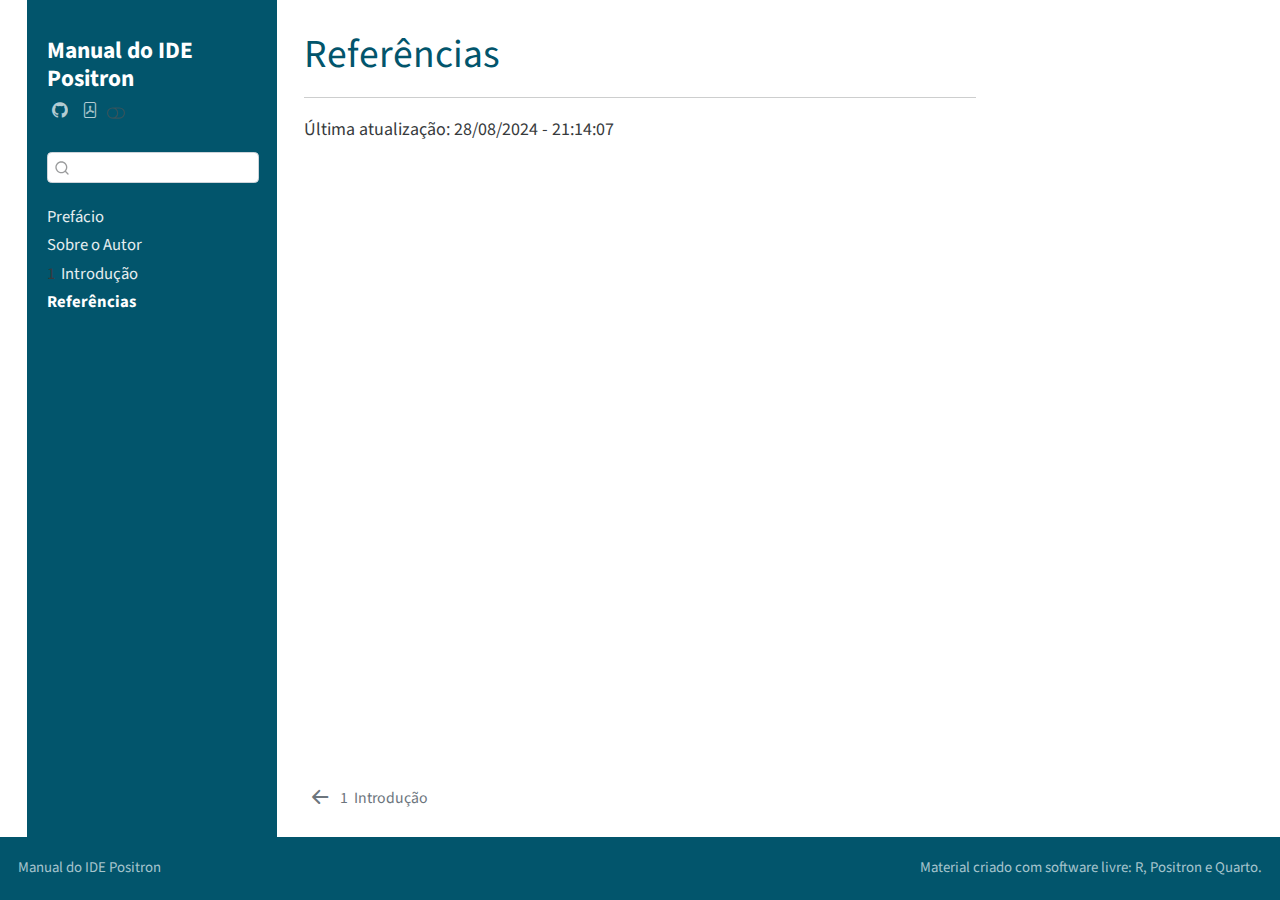
<file: docs/references.html>
<!DOCTYPE html>
<html xmlns="http://www.w3.org/1999/xhtml" lang="pt-br" xml:lang="pt-br"><head>

<meta charset="utf-8">
<meta name="generator" content="quarto-1.2.475">

<meta name="viewport" content="width=device-width, initial-scale=1.0, user-scalable=yes">


<title>Manual do IDE Positron - Referências</title>
<style>
code{white-space: pre-wrap;}
span.smallcaps{font-variant: small-caps;}
div.columns{display: flex; gap: min(4vw, 1.5em);}
div.column{flex: auto; overflow-x: auto;}
div.hanging-indent{margin-left: 1.5em; text-indent: -1.5em;}
ul.task-list{list-style: none;}
ul.task-list li input[type="checkbox"] {
  width: 0.8em;
  margin: 0 0.8em 0.2em -1.6em;
  vertical-align: middle;
}
div.csl-bib-body { }
div.csl-entry {
  clear: both;
}
.hanging div.csl-entry {
  margin-left:2em;
  text-indent:-2em;
}
div.csl-left-margin {
  min-width:2em;
  float:left;
}
div.csl-right-inline {
  margin-left:2em;
  padding-left:1em;
}
div.csl-indent {
  margin-left: 2em;
}
</style>


<script src="site_libs/quarto-nav/quarto-nav.js"></script>
<script src="site_libs/quarto-nav/headroom.min.js"></script>
<script src="site_libs/clipboard/clipboard.min.js"></script>
<script src="site_libs/quarto-search/autocomplete.umd.js"></script>
<script src="site_libs/quarto-search/fuse.min.js"></script>
<script src="site_libs/quarto-search/quarto-search.js"></script>
<meta name="quarto:offset" content="./">
<link href="./intro.html" rel="prev">
<script src="site_libs/quarto-html/quarto.js"></script>
<script src="site_libs/quarto-html/popper.min.js"></script>
<script src="site_libs/quarto-html/tippy.umd.min.js"></script>
<script src="site_libs/quarto-html/anchor.min.js"></script>
<link href="site_libs/quarto-html/tippy.css" rel="stylesheet">
<link href="site_libs/quarto-html/quarto-syntax-highlighting.css" rel="stylesheet" class="quarto-color-scheme" id="quarto-text-highlighting-styles">
<link href="site_libs/quarto-html/quarto-syntax-highlighting-dark.css" rel="prefetch" class="quarto-color-scheme quarto-color-alternate" id="quarto-text-highlighting-styles">
<script src="site_libs/bootstrap/bootstrap.min.js"></script>
<link href="site_libs/bootstrap/bootstrap-icons.css" rel="stylesheet">
<link href="site_libs/bootstrap/bootstrap.min.css" rel="stylesheet" class="quarto-color-scheme" id="quarto-bootstrap" data-mode="light">
<link href="site_libs/bootstrap/bootstrap-dark.min.css" rel="prefetch" class="quarto-color-scheme quarto-color-alternate" id="quarto-bootstrap" data-mode="dark">
<script id="quarto-search-options" type="application/json">{
  "location": "sidebar",
  "copy-button": false,
  "collapse-after": 3,
  "panel-placement": "start",
  "type": "textbox",
  "limit": 20,
  "language": {
    "search-no-results-text": "Nenhum resultado",
    "search-matching-documents-text": "documentos correspondentes",
    "search-copy-link-title": "Copiar link para a busca",
    "search-hide-matches-text": "Esconder correspondências adicionais",
    "search-more-match-text": "mais correspondência neste documento",
    "search-more-matches-text": "mais correspondências neste documento",
    "search-clear-button-title": "Limpar",
    "search-detached-cancel-button-title": "Cancelar",
    "search-submit-button-title": "Enviar"
  }
}</script>


</head>

<body class="nav-sidebar floating">

<div id="quarto-search-results"></div>
  <header id="quarto-header" class="headroom fixed-top">
  <nav class="quarto-secondary-nav" data-bs-toggle="collapse" data-bs-target="#quarto-sidebar" aria-controls="quarto-sidebar" aria-expanded="false" aria-label="Toggle sidebar navigation" onclick="if (window.quartoToggleHeadroom) { window.quartoToggleHeadroom(); }">
    <div class="container-fluid d-flex justify-content-between">
      <h1 class="quarto-secondary-nav-title">Referências</h1>
      <button type="button" class="quarto-btn-toggle btn" aria-label="Show secondary navigation">
        <i class="bi bi-chevron-right"></i>
      </button>
    </div>
  </nav>
</header>
<!-- content -->
<div id="quarto-content" class="quarto-container page-columns page-rows-contents page-layout-article">
<!-- sidebar -->
  <nav id="quarto-sidebar" class="sidebar collapse sidebar-navigation floating overflow-auto">
    <div class="pt-lg-2 mt-2 text-left sidebar-header">
    <div class="sidebar-title mb-0 py-0">
      <a href="./">Manual do IDE Positron</a> 
        <div class="sidebar-tools-main tools-wide">
    <a href="https://github.com/lgschuck/positron_manual" title="Source Code" class="sidebar-tool px-1"><i class="bi bi-github"></i></a>
    <a href="./Manual-do-IDE-Positron.pdf" title="Download PDF" class="sidebar-tool px-1"><i class="bi bi-file-pdf"></i></a>
  <a href="" class="quarto-color-scheme-toggle sidebar-tool" onclick="window.quartoToggleColorScheme(); return false;" title="Toggle dark mode"><i class="bi"></i></a>
</div>
    </div>
      </div>
      <div class="mt-2 flex-shrink-0 align-items-center">
        <div class="sidebar-search">
        <div id="quarto-search" class="" title="Search"></div>
        </div>
      </div>
    <div class="sidebar-menu-container"> 
    <ul class="list-unstyled mt-1">
        <li class="sidebar-item">
  <div class="sidebar-item-container"> 
  <a href="./index.html" class="sidebar-item-text sidebar-link">Prefácio</a>
  </div>
</li>
        <li class="sidebar-item">
  <div class="sidebar-item-container"> 
  <a href="./autor.html" class="sidebar-item-text sidebar-link">Sobre o Autor</a>
  </div>
</li>
        <li class="sidebar-item">
  <div class="sidebar-item-container"> 
  <a href="./intro.html" class="sidebar-item-text sidebar-link"><span class="chapter-number">1</span>&nbsp; <span class="chapter-title">Introdução</span></a>
  </div>
</li>
        <li class="sidebar-item">
  <div class="sidebar-item-container"> 
  <a href="./references.html" class="sidebar-item-text sidebar-link active">Referências</a>
  </div>
</li>
    </ul>
    </div>
</nav>
<!-- margin-sidebar -->
    <div id="quarto-margin-sidebar" class="sidebar margin-sidebar">
        
    </div>
<!-- main -->
<main class="content" id="quarto-document-content">

<header id="title-block-header" class="quarto-title-block default">
<div class="quarto-title">
<h1 class="title d-none d-lg-block">Referências</h1>
</div>



<div class="quarto-title-meta">

    
  
    
  </div>
  

</header>

<div id="refs" role="doc-bibliography" style="display: none">

</div>
<hr>
<p>Última atualização: 28/08/2024 - 21:14:07</p>



</main> <!-- /main -->
<script id="quarto-html-after-body" type="application/javascript">
window.document.addEventListener("DOMContentLoaded", function (event) {
  const toggleBodyColorMode = (bsSheetEl) => {
    const mode = bsSheetEl.getAttribute("data-mode");
    const bodyEl = window.document.querySelector("body");
    if (mode === "dark") {
      bodyEl.classList.add("quarto-dark");
      bodyEl.classList.remove("quarto-light");
    } else {
      bodyEl.classList.add("quarto-light");
      bodyEl.classList.remove("quarto-dark");
    }
  }
  const toggleBodyColorPrimary = () => {
    const bsSheetEl = window.document.querySelector("link#quarto-bootstrap");
    if (bsSheetEl) {
      toggleBodyColorMode(bsSheetEl);
    }
  }
  toggleBodyColorPrimary();  
  const disableStylesheet = (stylesheets) => {
    for (let i=0; i < stylesheets.length; i++) {
      const stylesheet = stylesheets[i];
      stylesheet.rel = 'prefetch';
    }
  }
  const enableStylesheet = (stylesheets) => {
    for (let i=0; i < stylesheets.length; i++) {
      const stylesheet = stylesheets[i];
      stylesheet.rel = 'stylesheet';
    }
  }
  const manageTransitions = (selector, allowTransitions) => {
    const els = window.document.querySelectorAll(selector);
    for (let i=0; i < els.length; i++) {
      const el = els[i];
      if (allowTransitions) {
        el.classList.remove('notransition');
      } else {
        el.classList.add('notransition');
      }
    }
  }
  const toggleColorMode = (alternate) => {
    // Switch the stylesheets
    const alternateStylesheets = window.document.querySelectorAll('link.quarto-color-scheme.quarto-color-alternate');
    manageTransitions('#quarto-margin-sidebar .nav-link', false);
    if (alternate) {
      enableStylesheet(alternateStylesheets);
      for (const sheetNode of alternateStylesheets) {
        if (sheetNode.id === "quarto-bootstrap") {
          toggleBodyColorMode(sheetNode);
        }
      }
    } else {
      disableStylesheet(alternateStylesheets);
      toggleBodyColorPrimary();
    }
    manageTransitions('#quarto-margin-sidebar .nav-link', true);
    // Switch the toggles
    const toggles = window.document.querySelectorAll('.quarto-color-scheme-toggle');
    for (let i=0; i < toggles.length; i++) {
      const toggle = toggles[i];
      if (toggle) {
        if (alternate) {
          toggle.classList.add("alternate");     
        } else {
          toggle.classList.remove("alternate");
        }
      }
    }
    // Hack to workaround the fact that safari doesn't
    // properly recolor the scrollbar when toggling (#1455)
    if (navigator.userAgent.indexOf('Safari') > 0 && navigator.userAgent.indexOf('Chrome') == -1) {
      manageTransitions("body", false);
      window.scrollTo(0, 1);
      setTimeout(() => {
        window.scrollTo(0, 0);
        manageTransitions("body", true);
      }, 40);  
    }
  }
  const isFileUrl = () => { 
    return window.location.protocol === 'file:';
  }
  const hasAlternateSentinel = () => {  
    let styleSentinel = getColorSchemeSentinel();
    if (styleSentinel !== null) {
      return styleSentinel === "alternate";
    } else {
      return false;
    }
  }
  const setStyleSentinel = (alternate) => {
    const value = alternate ? "alternate" : "default";
    if (!isFileUrl()) {
      window.localStorage.setItem("quarto-color-scheme", value);
    } else {
      localAlternateSentinel = value;
    }
  }
  const getColorSchemeSentinel = () => {
    if (!isFileUrl()) {
      const storageValue = window.localStorage.getItem("quarto-color-scheme");
      return storageValue != null ? storageValue : localAlternateSentinel;
    } else {
      return localAlternateSentinel;
    }
  }
  let localAlternateSentinel = 'default';
  // Dark / light mode switch
  window.quartoToggleColorScheme = () => {
    // Read the current dark / light value 
    let toAlternate = !hasAlternateSentinel();
    toggleColorMode(toAlternate);
    setStyleSentinel(toAlternate);
  };
  // Ensure there is a toggle, if there isn't float one in the top right
  if (window.document.querySelector('.quarto-color-scheme-toggle') === null) {
    const a = window.document.createElement('a');
    a.classList.add('top-right');
    a.classList.add('quarto-color-scheme-toggle');
    a.href = "";
    a.onclick = function() { try { window.quartoToggleColorScheme(); } catch {} return false; };
    const i = window.document.createElement("i");
    i.classList.add('bi');
    a.appendChild(i);
    window.document.body.appendChild(a);
  }
  // Switch to dark mode if need be
  if (hasAlternateSentinel()) {
    toggleColorMode(true);
  } else {
    toggleColorMode(false);
  }
  const icon = "";
  const anchorJS = new window.AnchorJS();
  anchorJS.options = {
    placement: 'right',
    icon: icon
  };
  anchorJS.add('.anchored');
  const clipboard = new window.ClipboardJS('.code-copy-button', {
    target: function(trigger) {
      return trigger.previousElementSibling;
    }
  });
  clipboard.on('success', function(e) {
    // button target
    const button = e.trigger;
    // don't keep focus
    button.blur();
    // flash "checked"
    button.classList.add('code-copy-button-checked');
    var currentTitle = button.getAttribute("title");
    button.setAttribute("title", "Copiada");
    let tooltip;
    if (window.bootstrap) {
      button.setAttribute("data-bs-toggle", "tooltip");
      button.setAttribute("data-bs-placement", "left");
      button.setAttribute("data-bs-title", "Copiada");
      tooltip = new bootstrap.Tooltip(button, 
        { trigger: "manual", 
          customClass: "code-copy-button-tooltip",
          offset: [0, -8]});
      tooltip.show();    
    }
    setTimeout(function() {
      if (tooltip) {
        tooltip.hide();
        button.removeAttribute("data-bs-title");
        button.removeAttribute("data-bs-toggle");
        button.removeAttribute("data-bs-placement");
      }
      button.setAttribute("title", currentTitle);
      button.classList.remove('code-copy-button-checked');
    }, 1000);
    // clear code selection
    e.clearSelection();
  });
  function tippyHover(el, contentFn) {
    const config = {
      allowHTML: true,
      content: contentFn,
      maxWidth: 500,
      delay: 100,
      arrow: false,
      appendTo: function(el) {
          return el.parentElement;
      },
      interactive: true,
      interactiveBorder: 10,
      theme: 'quarto',
      placement: 'bottom-start'
    };
    window.tippy(el, config); 
  }
  const noterefs = window.document.querySelectorAll('a[role="doc-noteref"]');
  for (var i=0; i<noterefs.length; i++) {
    const ref = noterefs[i];
    tippyHover(ref, function() {
      // use id or data attribute instead here
      let href = ref.getAttribute('data-footnote-href') || ref.getAttribute('href');
      try { href = new URL(href).hash; } catch {}
      const id = href.replace(/^#\/?/, "");
      const note = window.document.getElementById(id);
      return note.innerHTML;
    });
  }
  const findCites = (el) => {
    const parentEl = el.parentElement;
    if (parentEl) {
      const cites = parentEl.dataset.cites;
      if (cites) {
        return {
          el,
          cites: cites.split(' ')
        };
      } else {
        return findCites(el.parentElement)
      }
    } else {
      return undefined;
    }
  };
  var bibliorefs = window.document.querySelectorAll('a[role="doc-biblioref"]');
  for (var i=0; i<bibliorefs.length; i++) {
    const ref = bibliorefs[i];
    const citeInfo = findCites(ref);
    if (citeInfo) {
      tippyHover(citeInfo.el, function() {
        var popup = window.document.createElement('div');
        citeInfo.cites.forEach(function(cite) {
          var citeDiv = window.document.createElement('div');
          citeDiv.classList.add('hanging-indent');
          citeDiv.classList.add('csl-entry');
          var biblioDiv = window.document.getElementById('ref-' + cite);
          if (biblioDiv) {
            citeDiv.innerHTML = biblioDiv.innerHTML;
          }
          popup.appendChild(citeDiv);
        });
        return popup.innerHTML;
      });
    }
  }
});
</script>
<nav class="page-navigation">
  <div class="nav-page nav-page-previous">
      <a href="./intro.html" class="pagination-link">
        <i class="bi bi-arrow-left-short"></i> <span class="nav-page-text"><span class="chapter-number">1</span>&nbsp; <span class="chapter-title">Introdução</span></span>
      </a>          
  </div>
  <div class="nav-page nav-page-next">
  </div>
</nav>
</div> <!-- /content -->
<footer class="footer">
  <div class="nav-footer">
    <div class="nav-footer-left">Manual do IDE Positron</div>   
    <div class="nav-footer-right">Material criado com software livre: R, Positron e Quarto.</div>
  </div>
</footer>



</body></html>
</file>
<file: docs/site_libs/quarto-html/tippy.css>
.tippy-box[data-animation=fade][data-state=hidden]{opacity:0}[data-tippy-root]{max-width:calc(100vw - 10px)}.tippy-box{position:relative;background-color:#333;color:#fff;border-radius:4px;font-size:14px;line-height:1.4;white-space:normal;outline:0;transition-property:transform,visibility,opacity}.tippy-box[data-placement^=top]>.tippy-arrow{bottom:0}.tippy-box[data-placement^=top]>.tippy-arrow:before{bottom:-7px;left:0;border-width:8px 8px 0;border-top-color:initial;transform-origin:center top}.tippy-box[data-placement^=bottom]>.tippy-arrow{top:0}.tippy-box[data-placement^=bottom]>.tippy-arrow:before{top:-7px;left:0;border-width:0 8px 8px;border-bottom-color:initial;transform-origin:center bottom}.tippy-box[data-placement^=left]>.tippy-arrow{right:0}.tippy-box[data-placement^=left]>.tippy-arrow:before{border-width:8px 0 8px 8px;border-left-color:initial;right:-7px;transform-origin:center left}.tippy-box[data-placement^=right]>.tippy-arrow{left:0}.tippy-box[data-placement^=right]>.tippy-arrow:before{left:-7px;border-width:8px 8px 8px 0;border-right-color:initial;transform-origin:center right}.tippy-box[data-inertia][data-state=visible]{transition-timing-function:cubic-bezier(.54,1.5,.38,1.11)}.tippy-arrow{width:16px;height:16px;color:#333}.tippy-arrow:before{content:"";position:absolute;border-color:transparent;border-style:solid}.tippy-content{position:relative;padding:5px 9px;z-index:1}
</file>
<file: docs/site_libs/quarto-html/quarto-syntax-highlighting.css>
/* quarto syntax highlight colors */
:root {
  --quarto-hl-ot-color: #003B4F;
  --quarto-hl-at-color: #657422;
  --quarto-hl-ss-color: #20794D;
  --quarto-hl-an-color: #5E5E5E;
  --quarto-hl-fu-color: #4758AB;
  --quarto-hl-st-color: #20794D;
  --quarto-hl-cf-color: #003B4F;
  --quarto-hl-op-color: #5E5E5E;
  --quarto-hl-er-color: #AD0000;
  --quarto-hl-bn-color: #AD0000;
  --quarto-hl-al-color: #AD0000;
  --quarto-hl-va-color: #111111;
  --quarto-hl-bu-color: inherit;
  --quarto-hl-ex-color: inherit;
  --quarto-hl-pp-color: #AD0000;
  --quarto-hl-in-color: #5E5E5E;
  --quarto-hl-vs-color: #20794D;
  --quarto-hl-wa-color: #5E5E5E;
  --quarto-hl-do-color: #5E5E5E;
  --quarto-hl-im-color: #00769E;
  --quarto-hl-ch-color: #20794D;
  --quarto-hl-dt-color: #AD0000;
  --quarto-hl-fl-color: #AD0000;
  --quarto-hl-co-color: #5E5E5E;
  --quarto-hl-cv-color: #5E5E5E;
  --quarto-hl-cn-color: #8f5902;
  --quarto-hl-sc-color: #5E5E5E;
  --quarto-hl-dv-color: #AD0000;
  --quarto-hl-kw-color: #003B4F;
}

/* other quarto variables */
:root {
  --quarto-font-monospace: SFMono-Regular, Menlo, Monaco, Consolas, "Liberation Mono", "Courier New", monospace;
}

pre > code.sourceCode > span {
  color: #003B4F;
}

code span {
  color: #003B4F;
}

code.sourceCode > span {
  color: #003B4F;
}

div.sourceCode,
div.sourceCode pre.sourceCode {
  color: #003B4F;
}

code span.ot {
  color: #003B4F;
}

code span.at {
  color: #657422;
}

code span.ss {
  color: #20794D;
}

code span.an {
  color: #5E5E5E;
}

code span.fu {
  color: #4758AB;
}

code span.st {
  color: #20794D;
}

code span.cf {
  color: #003B4F;
}

code span.op {
  color: #5E5E5E;
}

code span.er {
  color: #AD0000;
}

code span.bn {
  color: #AD0000;
}

code span.al {
  color: #AD0000;
}

code span.va {
  color: #111111;
}

code span.pp {
  color: #AD0000;
}

code span.in {
  color: #5E5E5E;
}

code span.vs {
  color: #20794D;
}

code span.wa {
  color: #5E5E5E;
  font-style: italic;
}

code span.do {
  color: #5E5E5E;
  font-style: italic;
}

code span.im {
  color: #00769E;
}

code span.ch {
  color: #20794D;
}

code span.dt {
  color: #AD0000;
}

code span.fl {
  color: #AD0000;
}

code span.co {
  color: #5E5E5E;
}

code span.cv {
  color: #5E5E5E;
  font-style: italic;
}

code span.cn {
  color: #8f5902;
}

code span.sc {
  color: #5E5E5E;
}

code span.dv {
  color: #AD0000;
}

code span.kw {
  color: #003B4F;
}

.prevent-inlining {
  content: "</";
}

/*# sourceMappingURL=debc5d5d77c3f9108843748ff7464032.css.map */
</file>
<file: docs/site_libs/quarto-html/quarto-syntax-highlighting-dark.css>
/* quarto syntax highlight colors */
:root {
  --quarto-hl-al-color: #f07178;
  --quarto-hl-an-color: #d4d0ab;
  --quarto-hl-at-color: #00e0e0;
  --quarto-hl-bn-color: #d4d0ab;
  --quarto-hl-bu-color: #abe338;
  --quarto-hl-ch-color: #abe338;
  --quarto-hl-co-color: #f8f8f2;
  --quarto-hl-cv-color: #ffd700;
  --quarto-hl-cn-color: #ffd700;
  --quarto-hl-cf-color: #ffa07a;
  --quarto-hl-dt-color: #ffa07a;
  --quarto-hl-dv-color: #d4d0ab;
  --quarto-hl-do-color: #f8f8f2;
  --quarto-hl-er-color: #f07178;
  --quarto-hl-ex-color: #00e0e0;
  --quarto-hl-fl-color: #d4d0ab;
  --quarto-hl-fu-color: #ffa07a;
  --quarto-hl-im-color: #abe338;
  --quarto-hl-in-color: #d4d0ab;
  --quarto-hl-kw-color: #ffa07a;
  --quarto-hl-op-color: #ffa07a;
  --quarto-hl-ot-color: #00e0e0;
  --quarto-hl-pp-color: #dcc6e0;
  --quarto-hl-re-color: #00e0e0;
  --quarto-hl-sc-color: #abe338;
  --quarto-hl-ss-color: #abe338;
  --quarto-hl-st-color: #abe338;
  --quarto-hl-va-color: #00e0e0;
  --quarto-hl-vs-color: #abe338;
  --quarto-hl-wa-color: #dcc6e0;
}

/* other quarto variables */
:root {
  --quarto-font-monospace: SFMono-Regular, Menlo, Monaco, Consolas, "Liberation Mono", "Courier New", monospace;
}

code span.al {
  font-weight: bold;
  color: #f07178;
}

code span.an {
  color: #d4d0ab;
}

code span.at {
  color: #00e0e0;
}

code span.bn {
  color: #d4d0ab;
}

code span.bu {
  color: #abe338;
}

code span.ch {
  color: #abe338;
}

code span.co {
  font-style: italic;
  color: #f8f8f2;
}

code span.cv {
  color: #ffd700;
}

code span.cn {
  color: #ffd700;
}

code span.cf {
  font-weight: bold;
  color: #ffa07a;
}

code span.dt {
  color: #ffa07a;
}

code span.dv {
  color: #d4d0ab;
}

code span.do {
  color: #f8f8f2;
}

code span.er {
  color: #f07178;
  text-decoration: underline;
}

code span.ex {
  font-weight: bold;
  color: #00e0e0;
}

code span.fl {
  color: #d4d0ab;
}

code span.fu {
  color: #ffa07a;
}

code span.im {
  color: #abe338;
}

code span.in {
  color: #d4d0ab;
}

code span.kw {
  font-weight: bold;
  color: #ffa07a;
}

pre > code.sourceCode > span {
  color: #f8f8f2;
}

code span {
  color: #f8f8f2;
}

code.sourceCode > span {
  color: #f8f8f2;
}

div.sourceCode,
div.sourceCode pre.sourceCode {
  color: #f8f8f2;
}

code span.op {
  color: #ffa07a;
}

code span.ot {
  color: #00e0e0;
}

code span.pp {
  color: #dcc6e0;
}

code span.re {
  color: #00e0e0;
}

code span.sc {
  color: #abe338;
}

code span.ss {
  color: #abe338;
}

code span.st {
  color: #abe338;
}

code span.va {
  color: #00e0e0;
}

code span.vs {
  color: #abe338;
}

code span.wa {
  color: #dcc6e0;
}

.prevent-inlining {
  content: "</";
}

/*# sourceMappingURL=935a306eefa94366c21e1a970dddb765.css.map */
</file>
